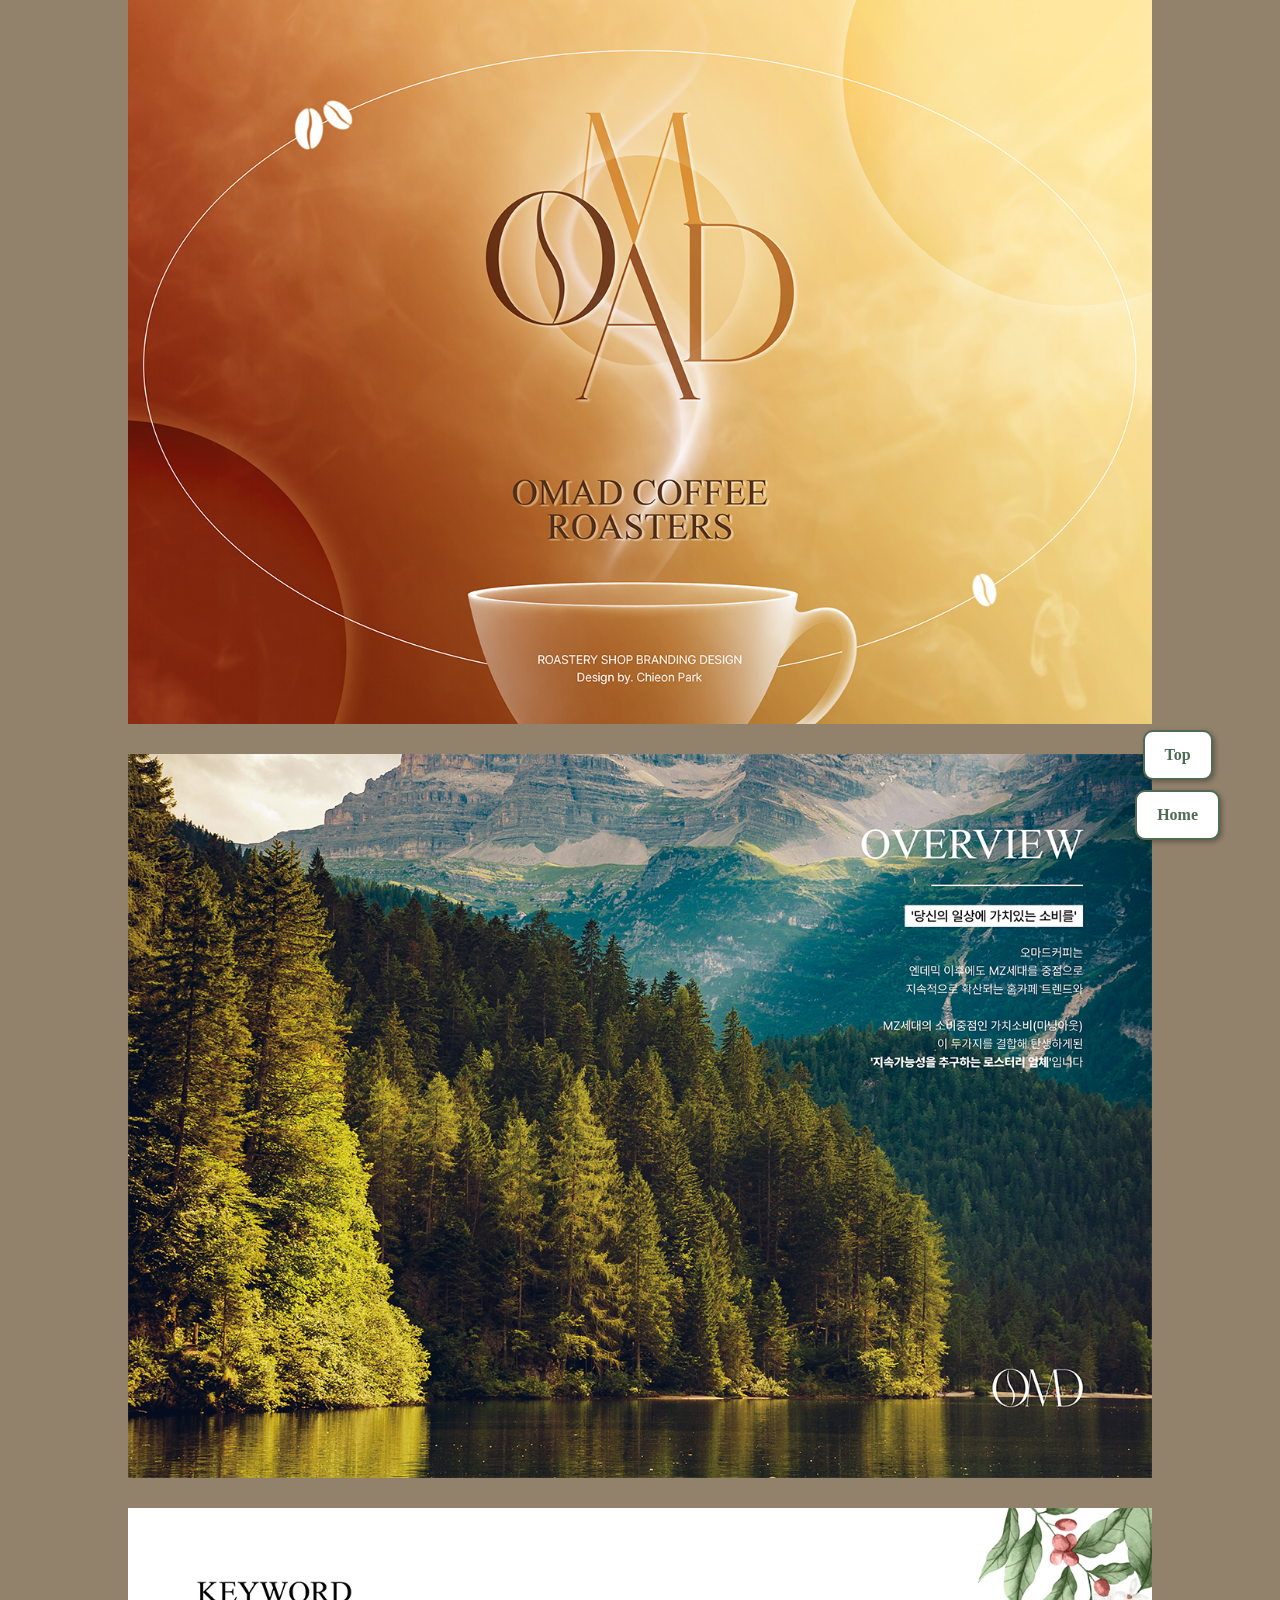
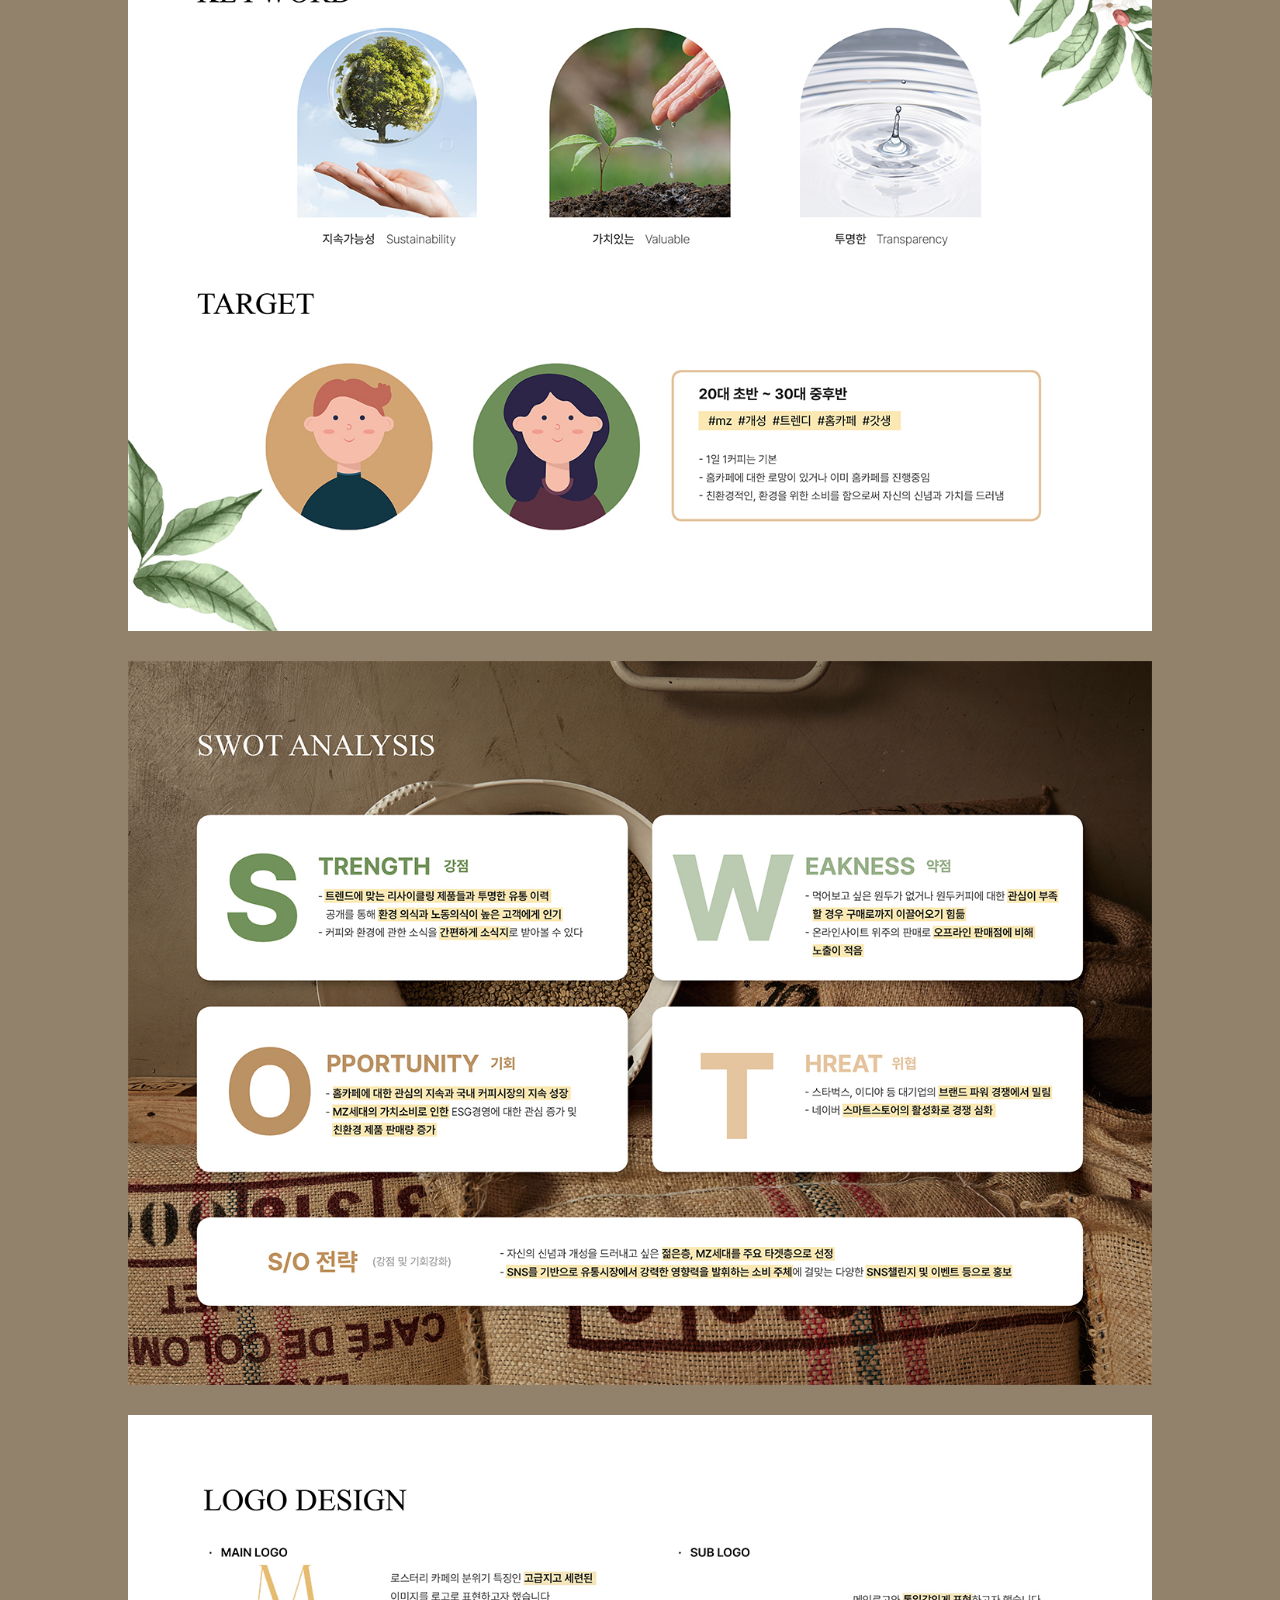
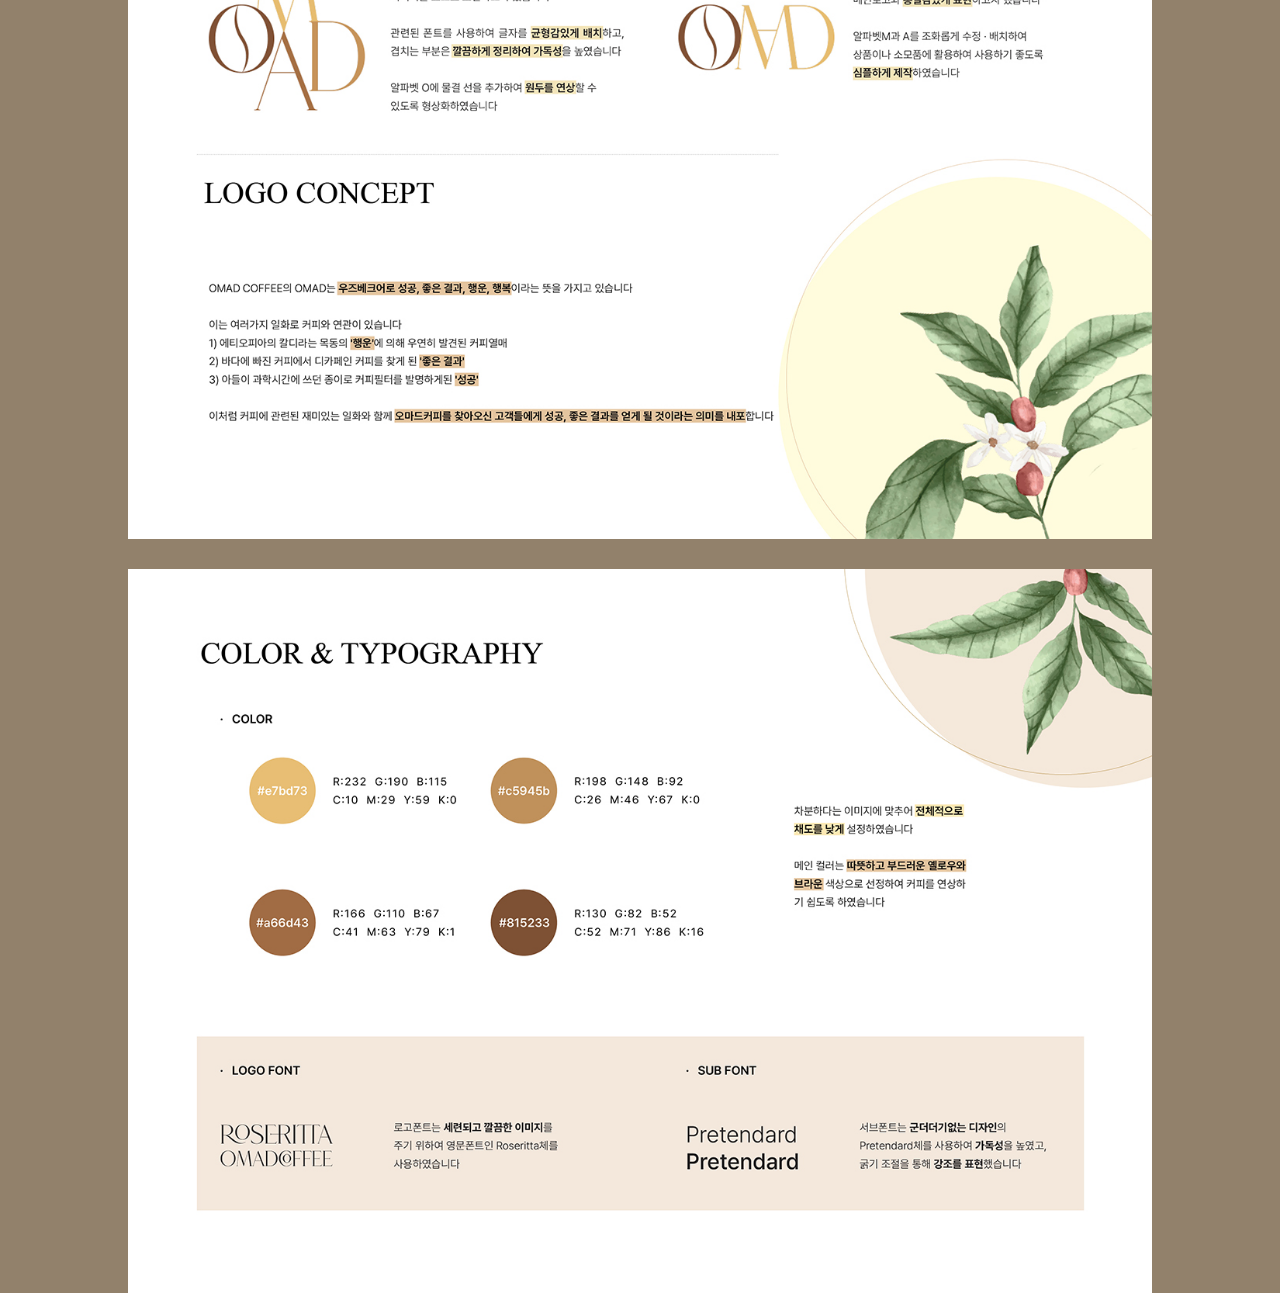
<file: guide/bi.html>
<!DOCTYPE html>
<html lang="ko">
<head>
    <meta charset="UTF-8">
    <meta http-equiv="X-UA-Compatible" content="IE=edge">
    <meta name="viewport" content="width=device-width, initial-scale=1">
    <title>Omad Coffee</title>
    <link href="https://webfontworld.github.io/pretendard/Pretendard.css" rel="stylesheet">
    <link rel="stylesheet" href="./guide.css">
</head>
<body>
    <div class="brand1">
        <!-- bi 이미지 넣기(너비 1320px) -->
        <img src="./guide_img/portfolio (1).jpg" alt="INTRO">
        <img src="./guide_img/portfolio (3).jpg" alt="OVERVIEW">
        <img src="./guide_img/portfolio (4).jpg" alt="KEWORD and TARGET">
        <img src="./guide_img/portfolio (5).jpg" alt="SWOT">
        <img src="./guide_img/portfolio (6).jpg" alt="LOGO">
        <img src="./guide_img/portfolio (7).jpg" alt="COLOR and TYPOGRAPHY">

        <!-- 버튼 -->
        <ul class="btn_1">
			<li><a href="#">Top</a></li>
			<li><a href="../index.html">Home</a></li>
		</ul>
    </div>
</body>
</html>
</file>
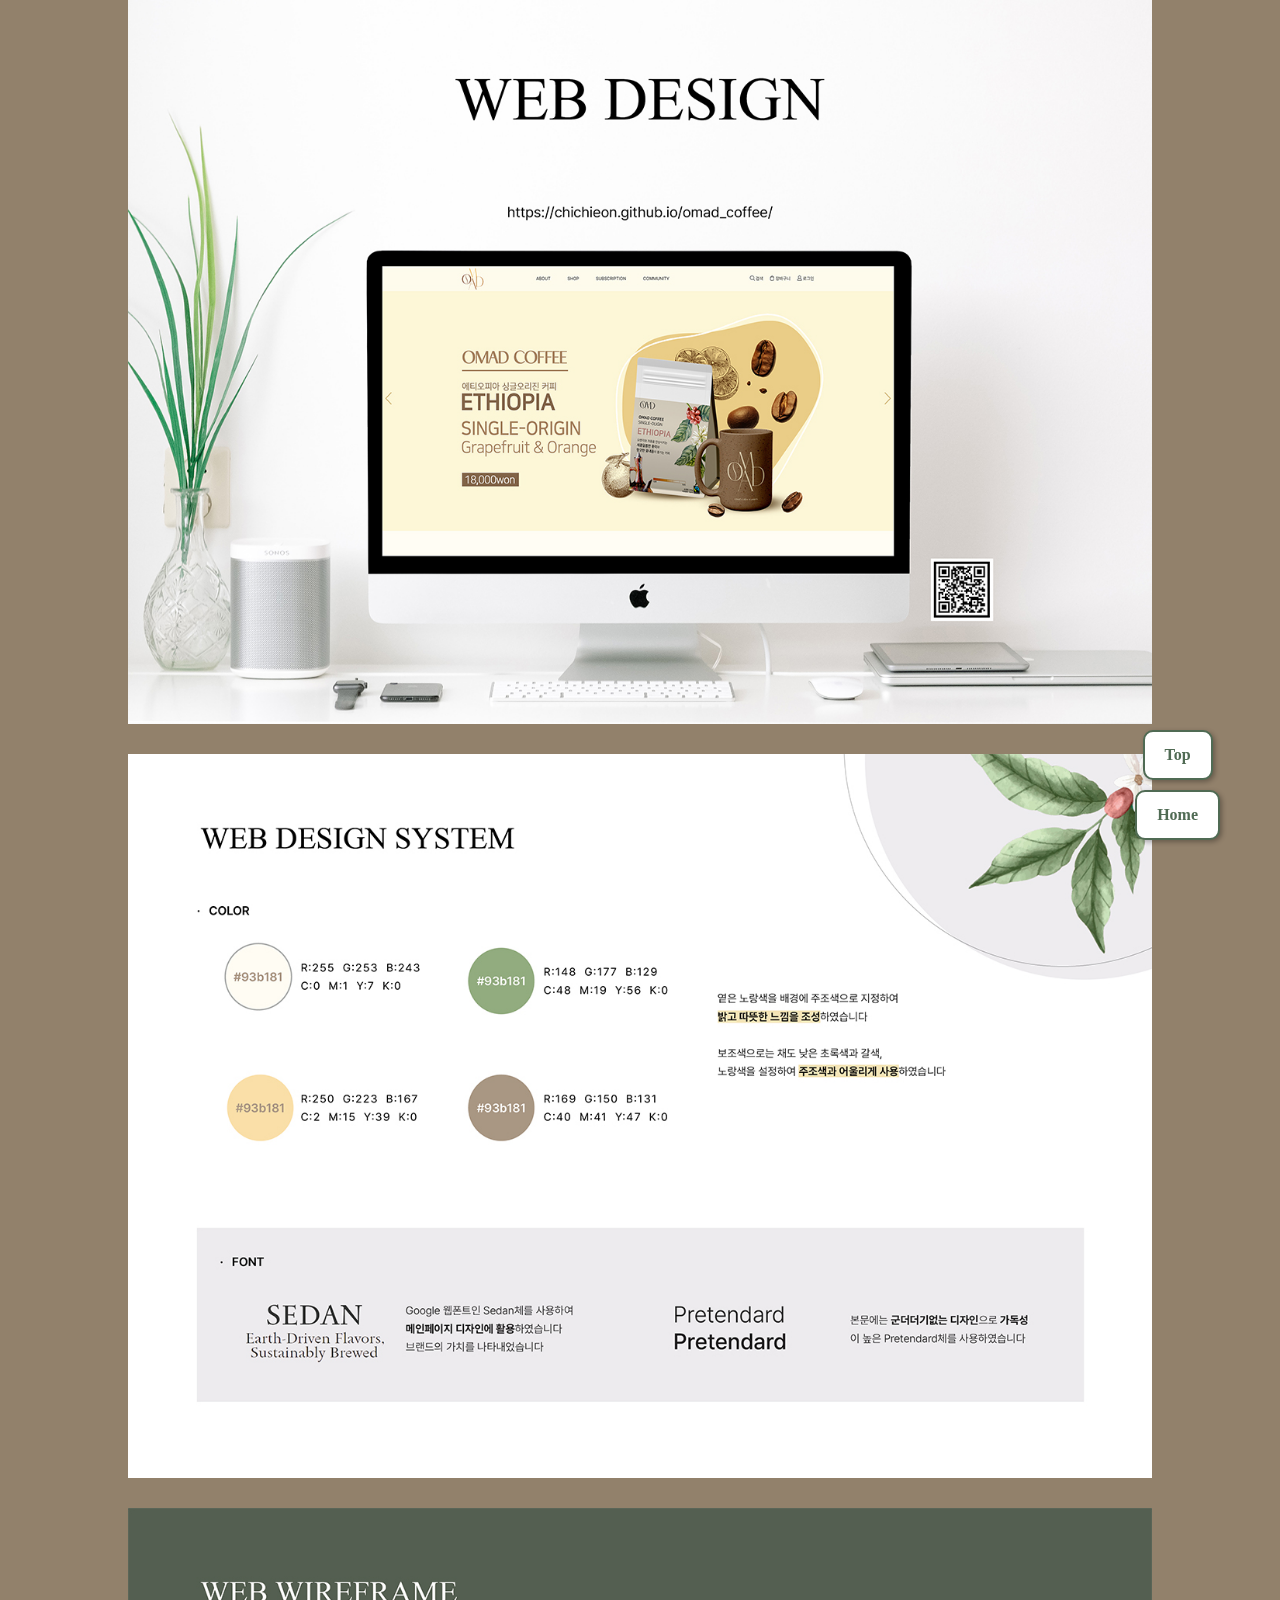
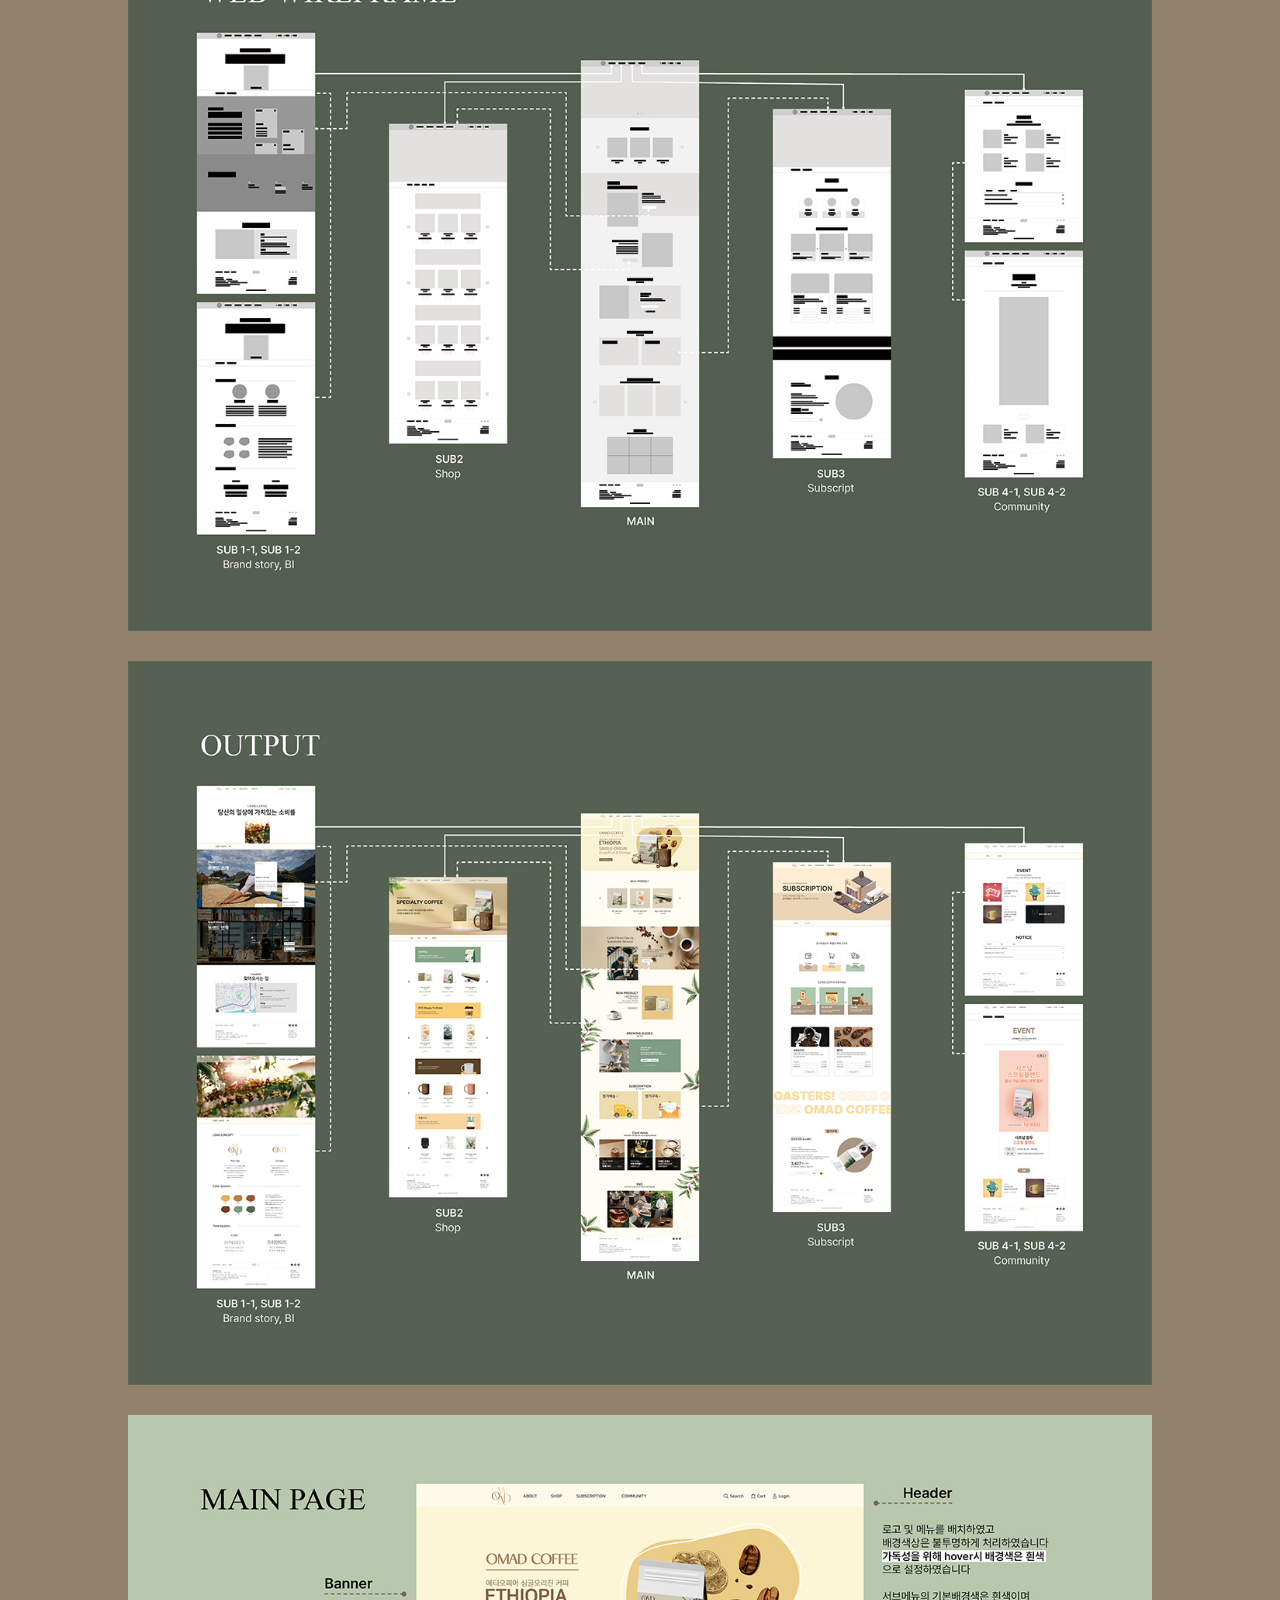
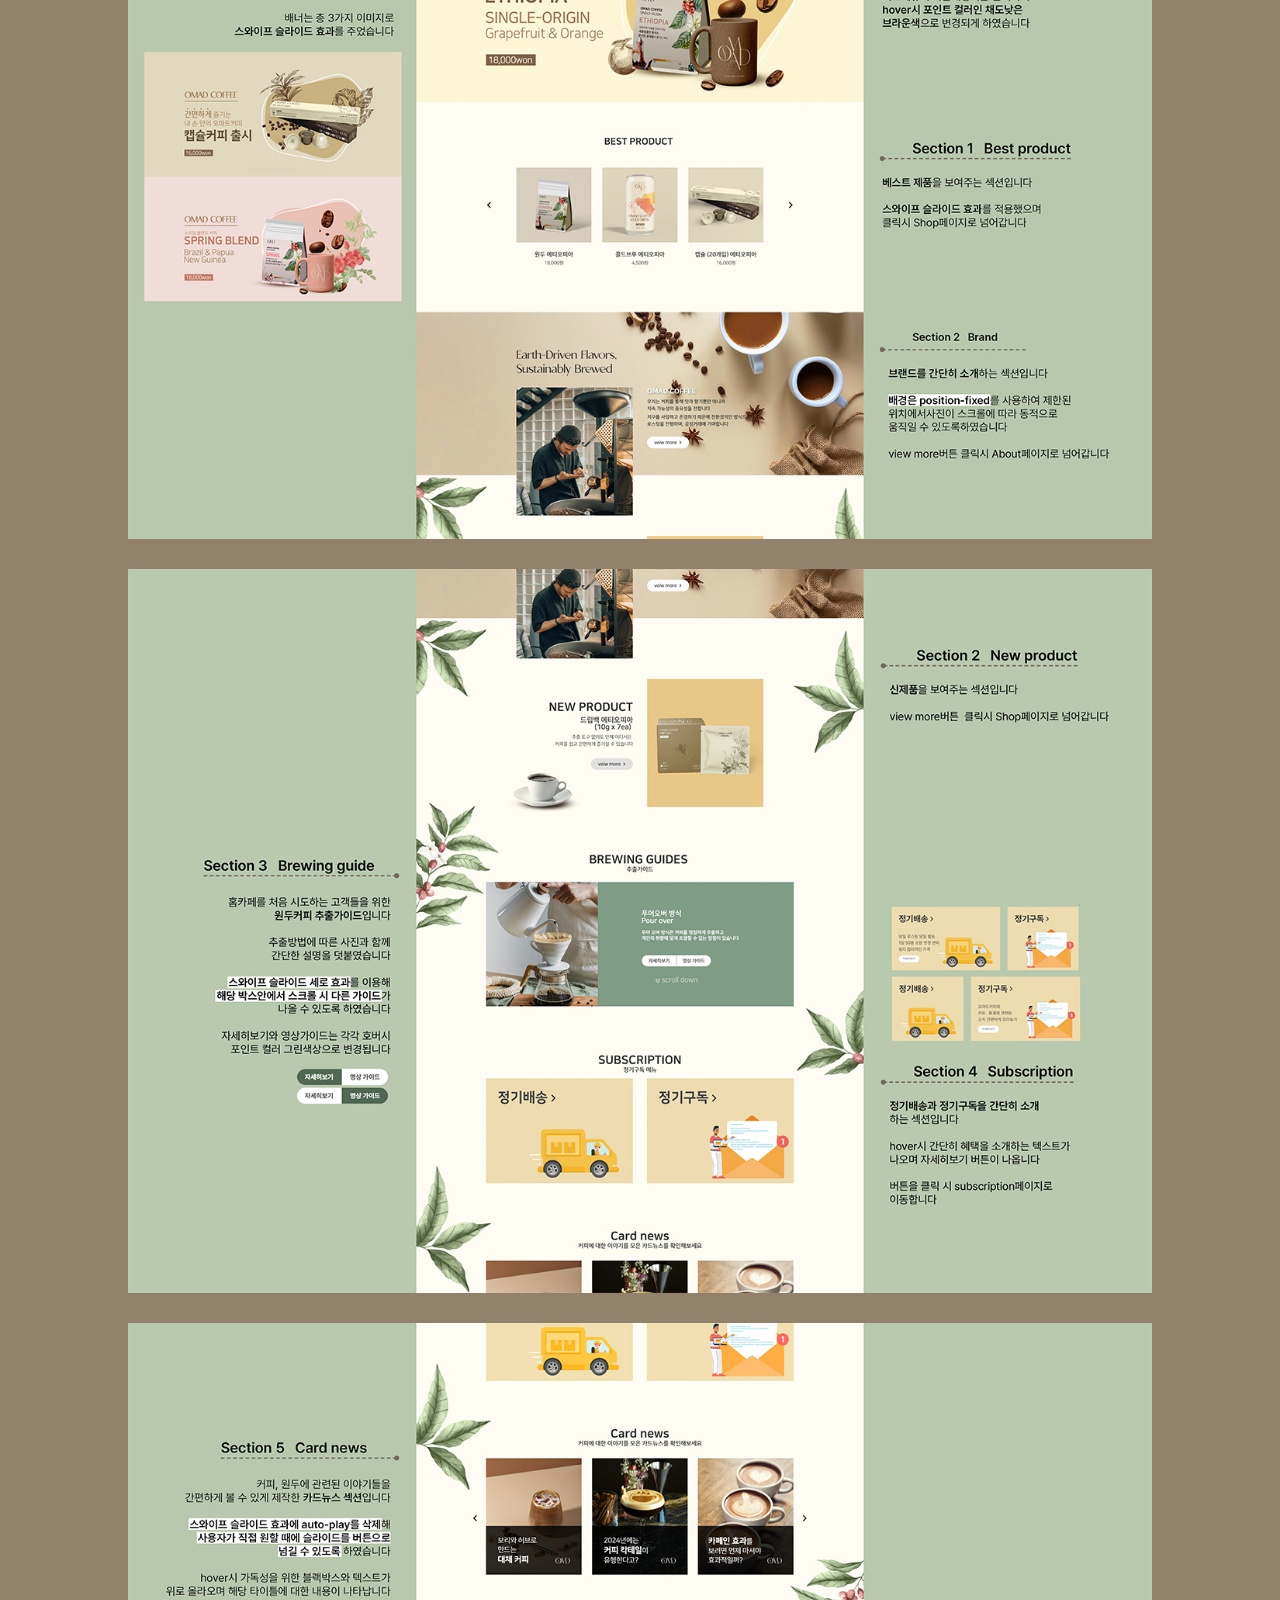
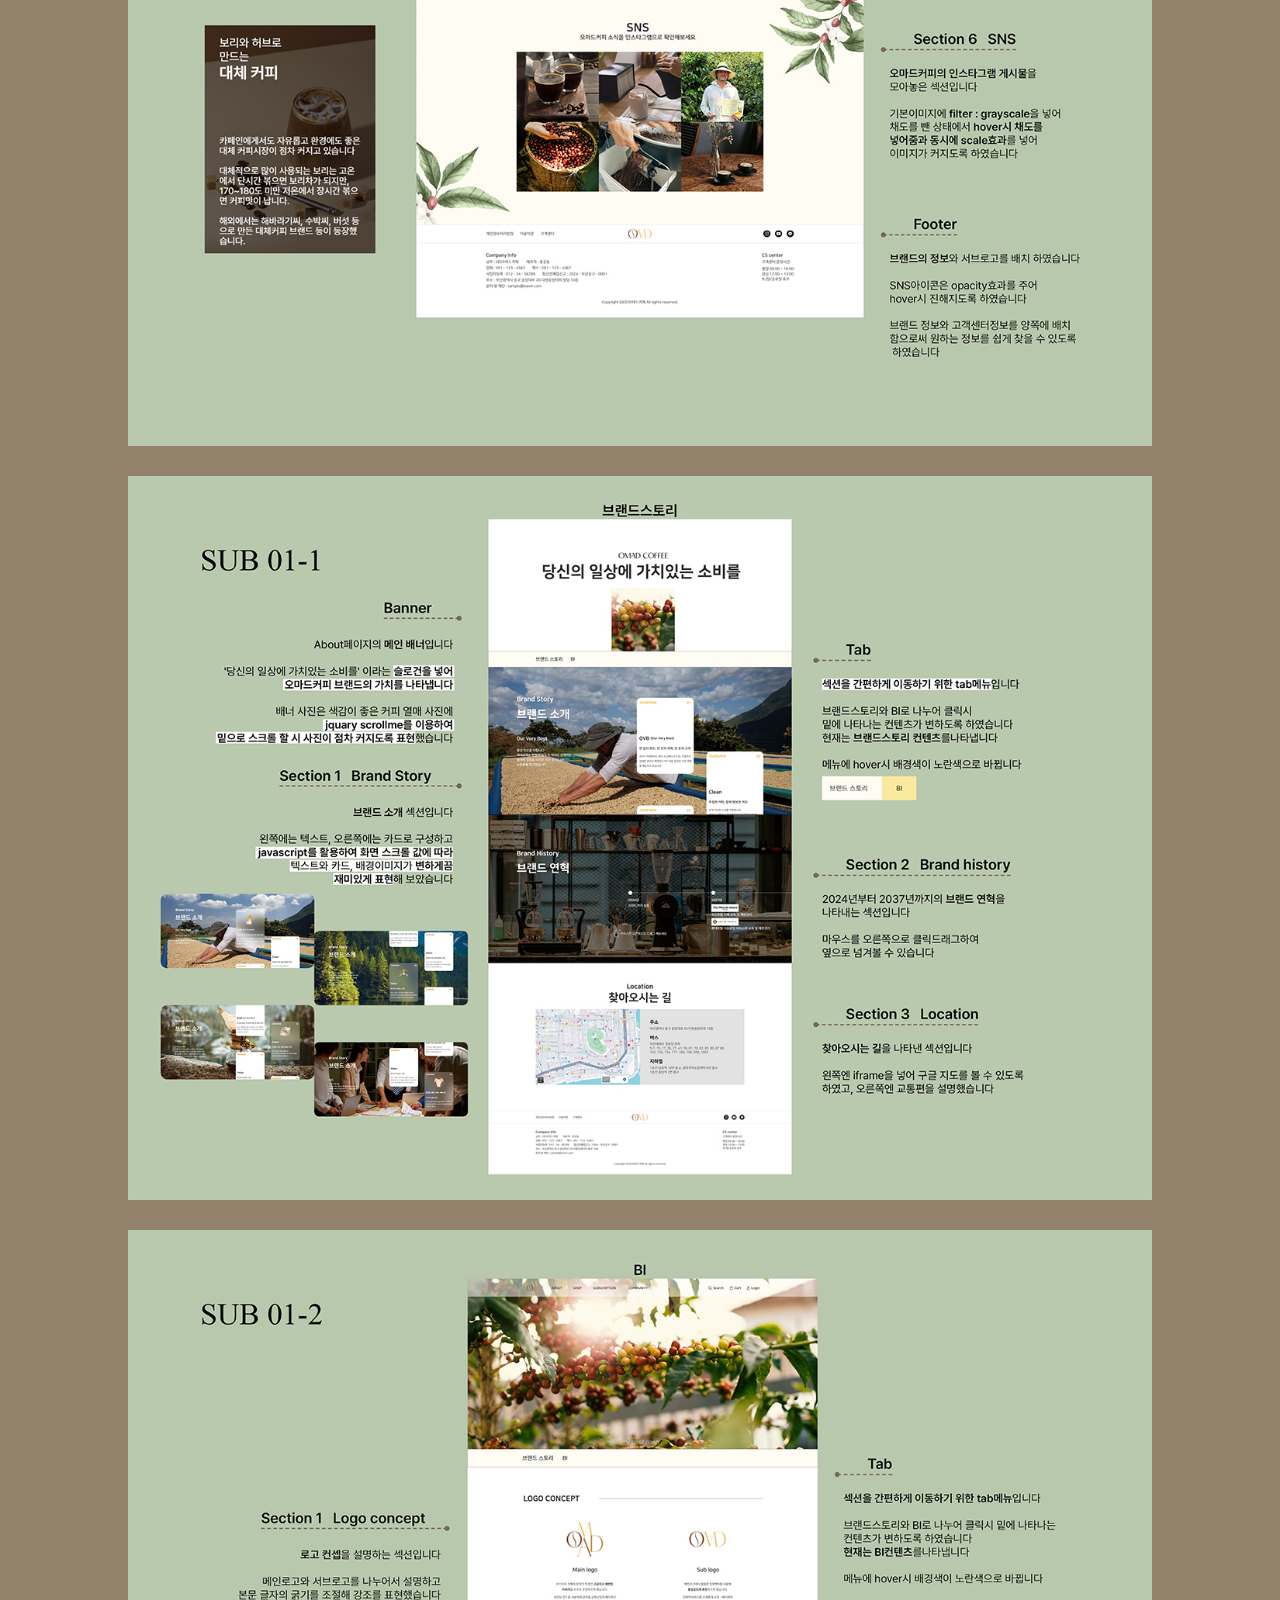
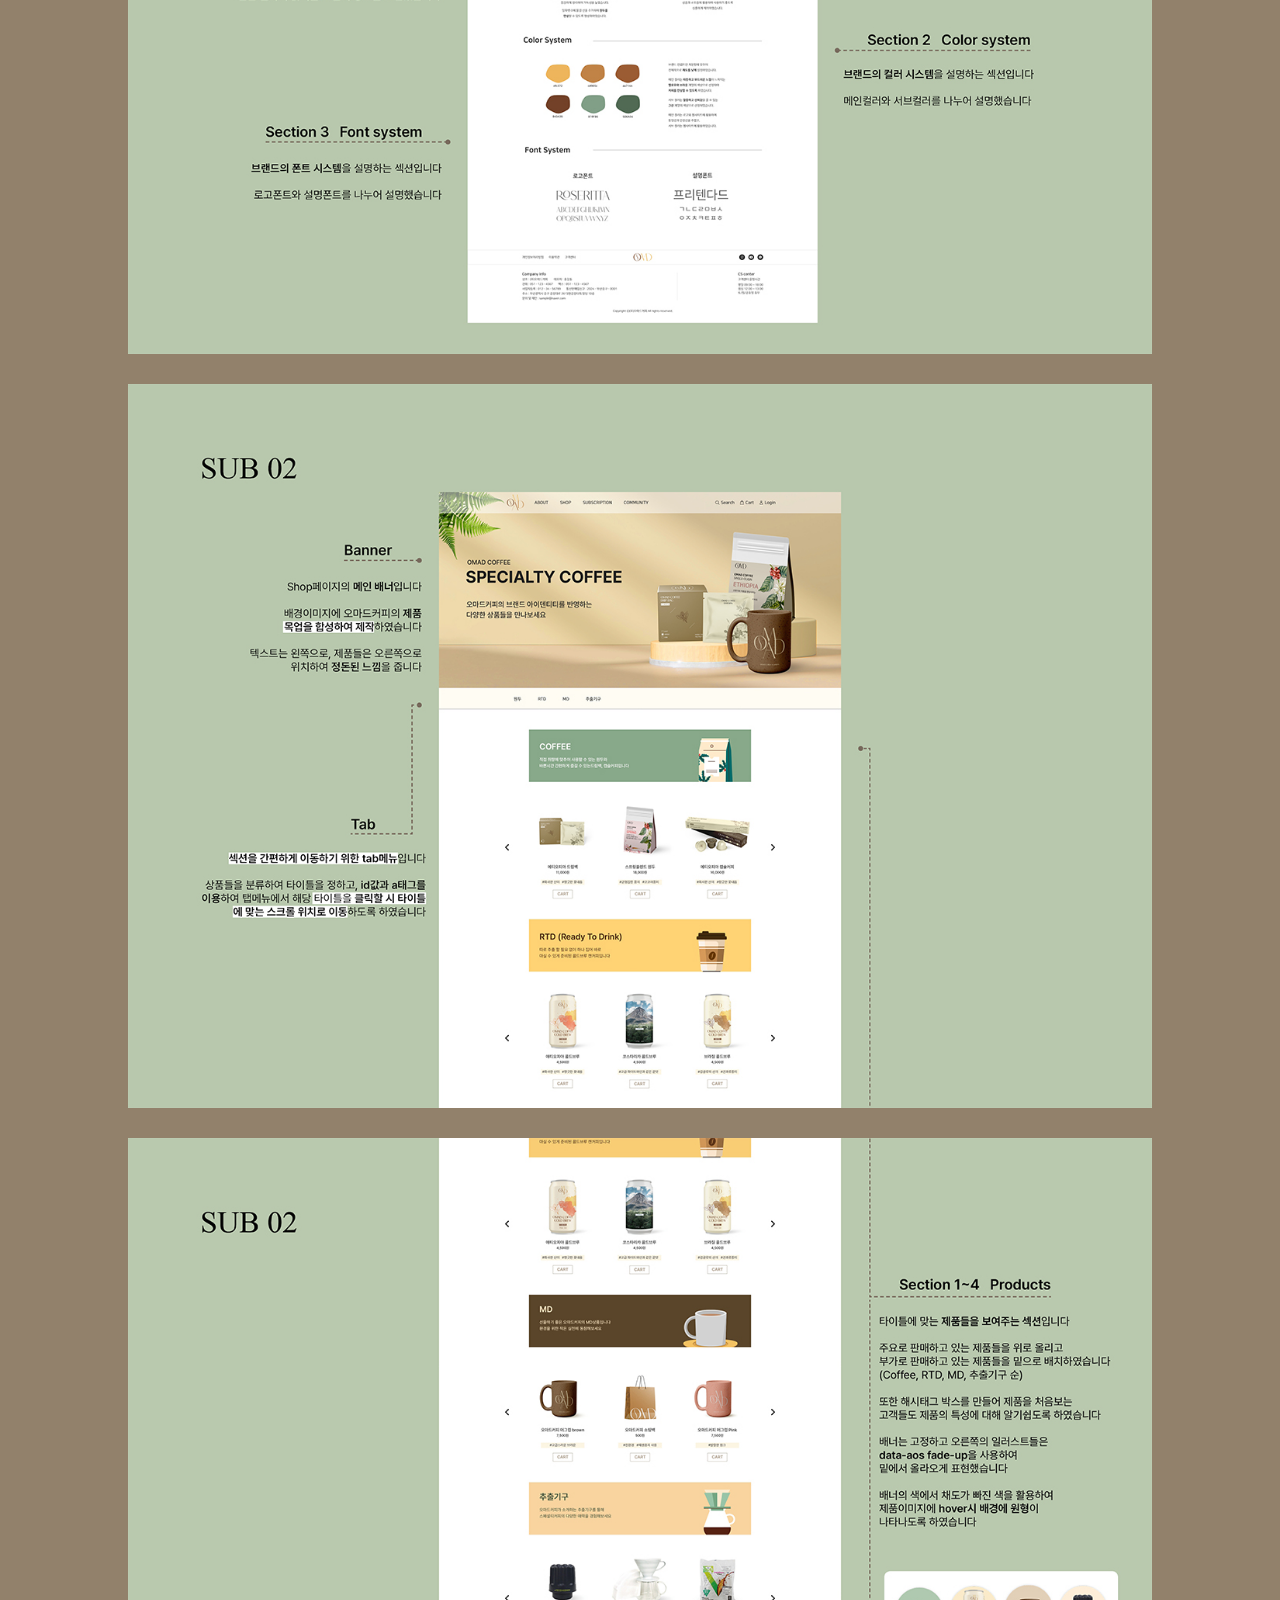
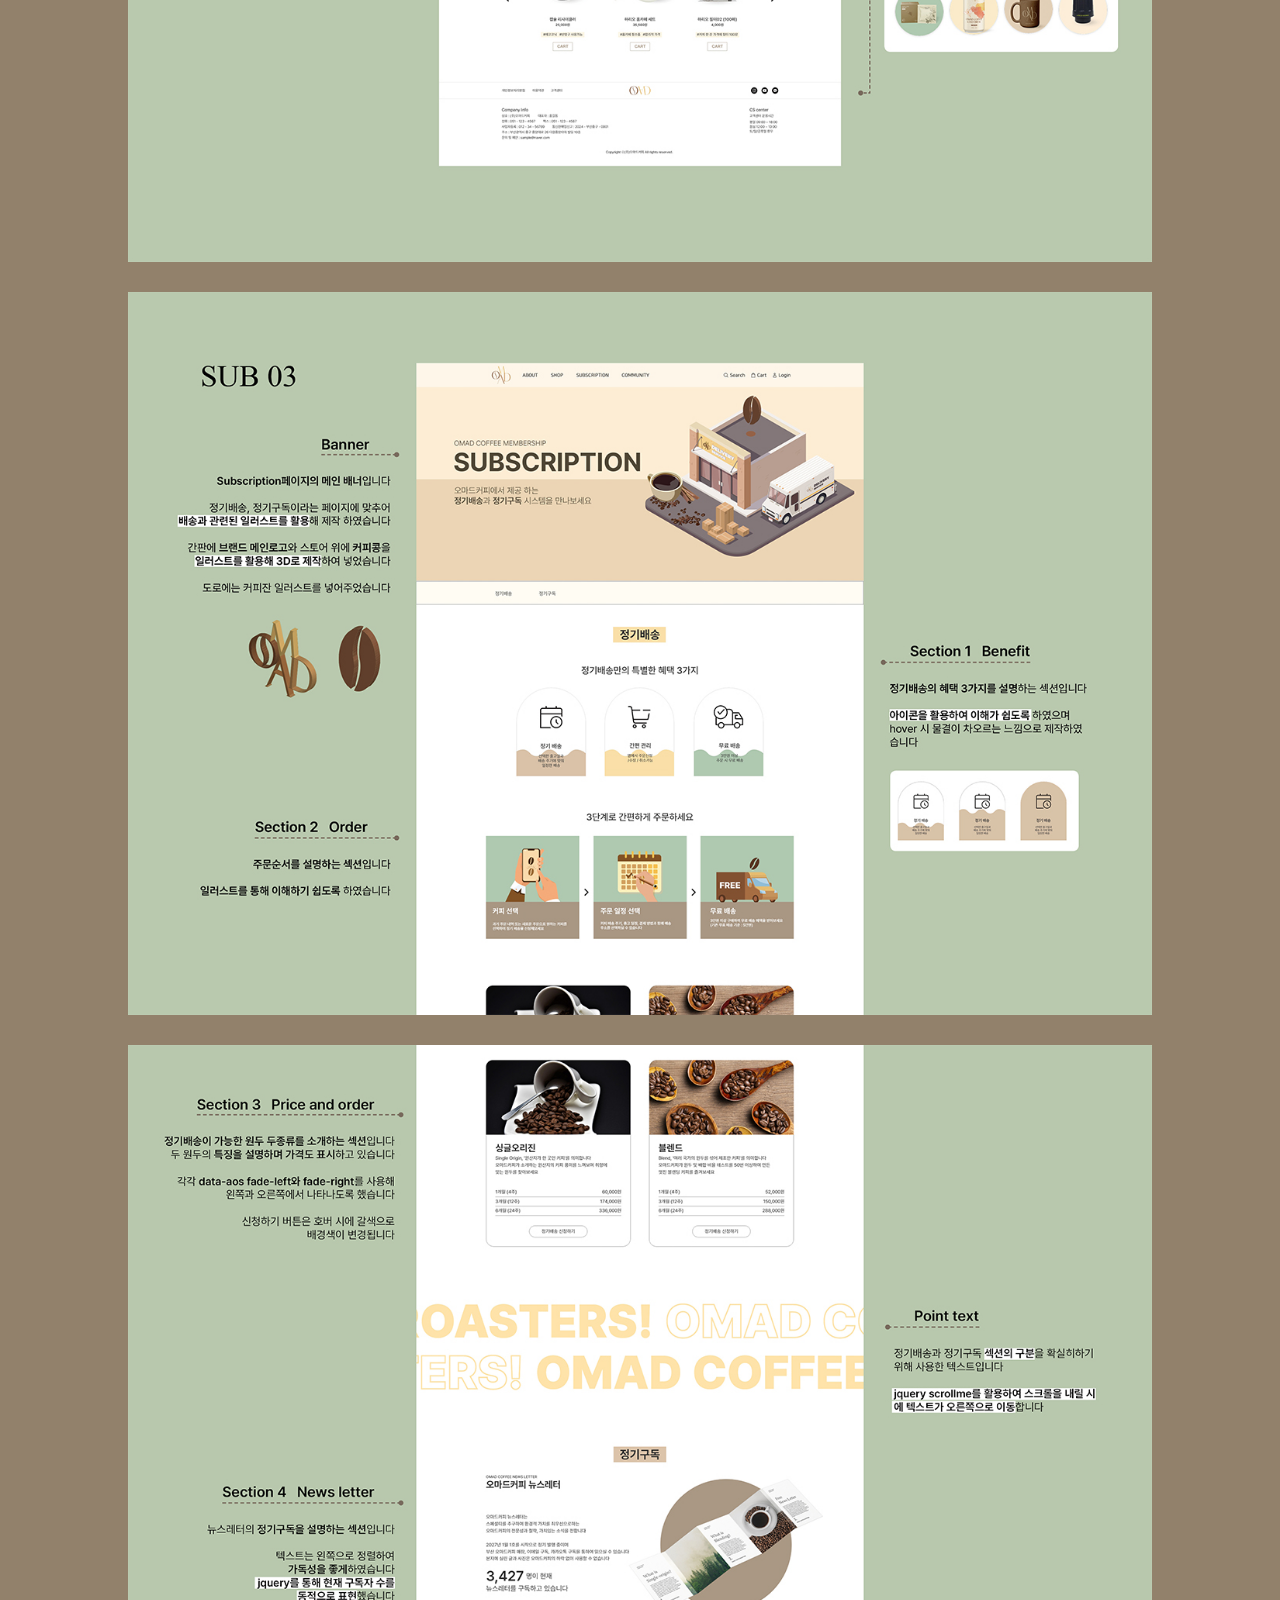
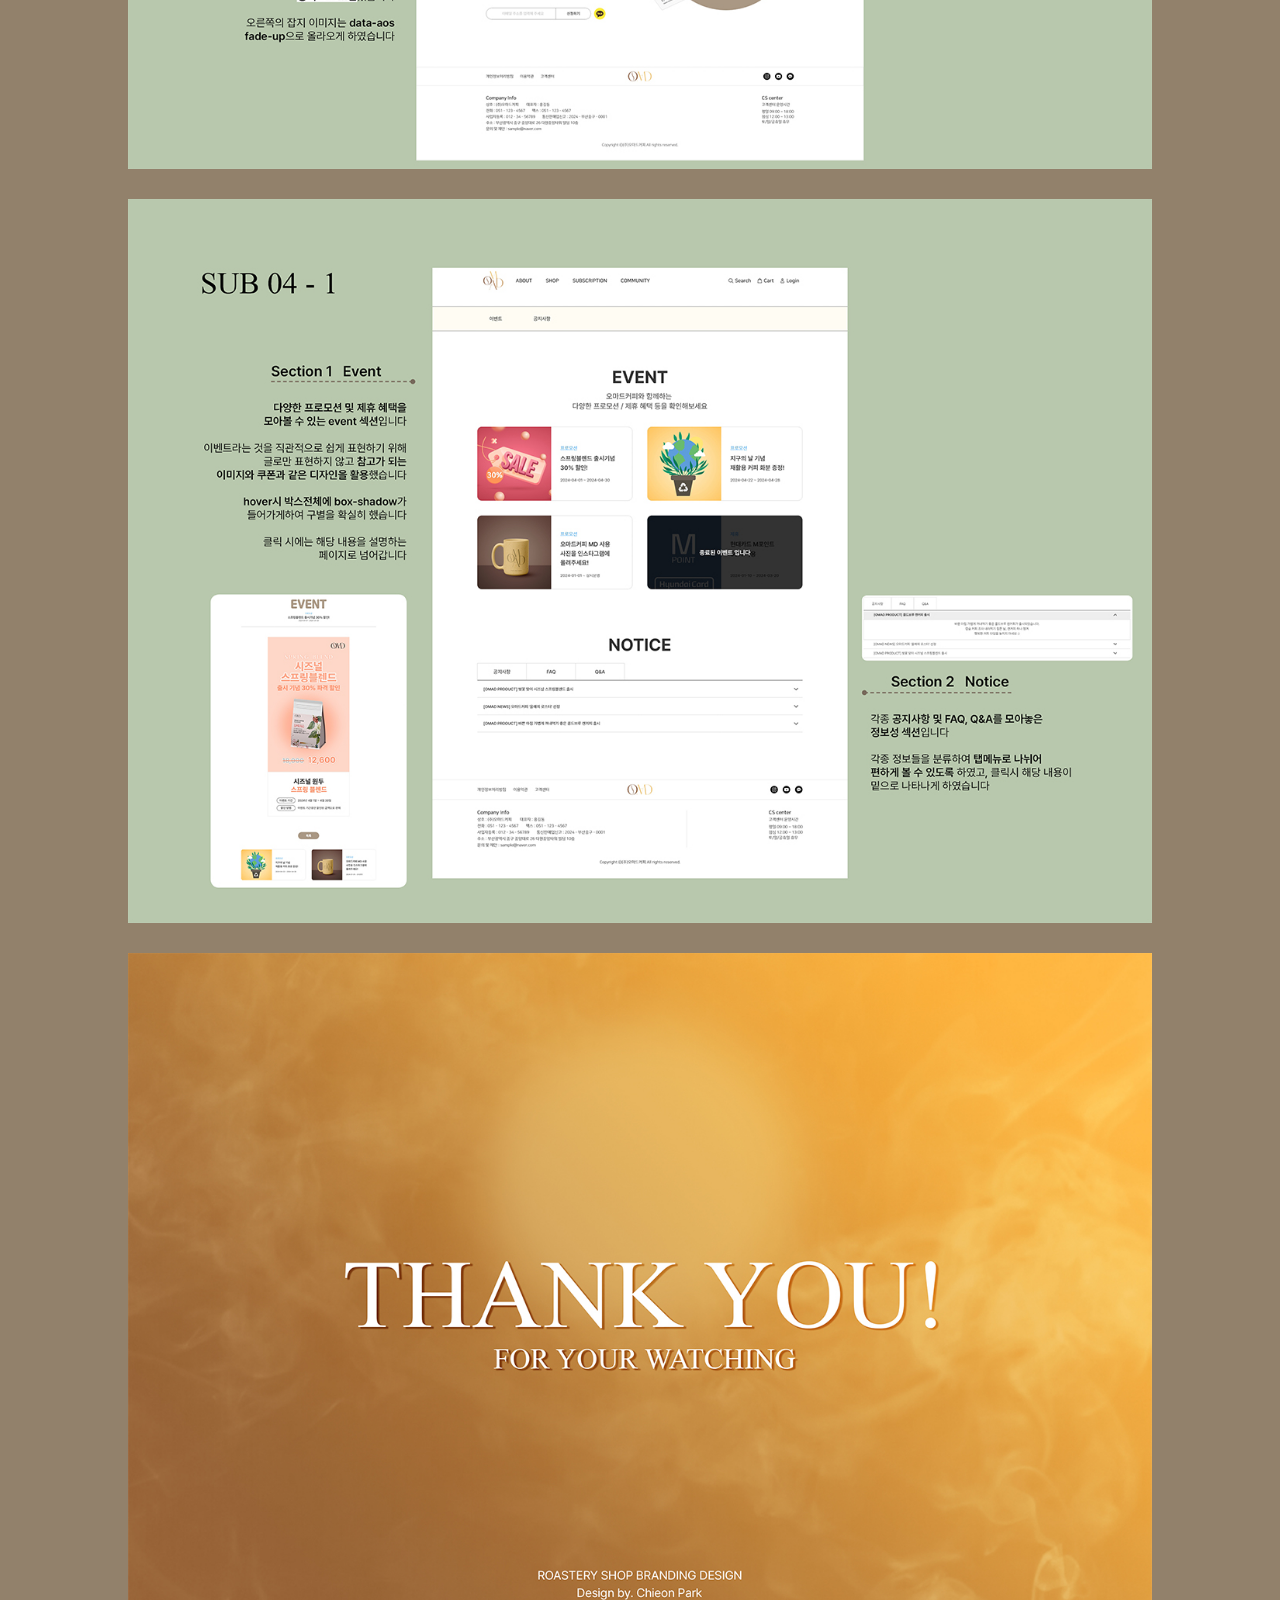
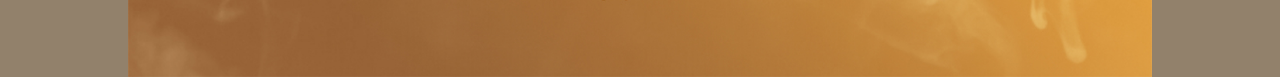
<file: guide/web.html>
<!DOCTYPE html>
<html lang="ko">
<head>
    <meta charset="UTF-8">
    <meta http-equiv="X-UA-Compatible" content="IE=edge">
    <meta name="viewport" content="width=device-width, initial-scale=1">
    <title>Omad Coffee</title>
    <link href="https://webfontworld.github.io/pretendard/Pretendard.css" rel="stylesheet">
    <link rel="stylesheet" href="./guide.css">
</head>
<body>
    <div class="brand1">
        <img src="./guide_img/portfolio (18).jpg" alt="웹디자인 인트로">
        <img src="./guide_img/portfolio (19).jpg" alt="웹디자인 컬러 및 폰트">
        <img src="./guide_img/portfolio (20).jpg" alt="웹디자인 와이어프레임">
        <img src="./guide_img/portfolio (21).jpg" alt="웹디자인 시안">
        <img src="./guide_img/portfolio (22).jpg" alt="MAIN 설명">
        <img src="./guide_img/portfolio (23).jpg" alt="MAIN 설명">
        <img src="./guide_img/portfolio (24).jpg" alt="MAIN 설명">
        <img src="./guide_img/portfolio (25).jpg" alt="SUB01 설명">
        <img src="./guide_img/portfolio (26).jpg" alt="SUB01 설명">
        <img src="./guide_img/portfolio (27).jpg" alt="SUB02 설명">
        <img src="./guide_img/portfolio (28).jpg" alt="SUB02 설명">
        <img src="./guide_img/portfolio (29).jpg" alt="SUB03 설명">
        <img src="./guide_img/portfolio (30).jpg" alt="SUB03 설명">
        <img src="./guide_img/portfolio (31).jpg" alt="SUB04 설명">
        <img src="./guide_img/portfolio (35).jpg" alt="아웃트로">

        <!-- 버튼 -->
        <ul class="btn_1">
			<li><a href="#">Top</a></li>
			<li><a href="../index.html">Home</a></li>
		</ul>
    </div>
</body>
</html>
</file>
<file: guide/guide.css>
*{margin:0; padding:0;}
a{text-decoration:none;}
body{
    font-family: 'Pretendard';
    font-size: 16px;
    line-height: 26px;
}

/* 배경색상 */
.brand1{
    background-color: #92816b;
}

/* 이미지 크기 */
img{
    width: 80%;
	max-width:1320px;
    display: block;
    margin: 0 auto 30px;
}
img:nth-last-of-type(1){
	margin: 0 auto;
}

/* 버튼 */
.btn_1 {
	list-style: none;
	position: fixed;
	bottom: 50px;
	right: 50px;
	text-align: center;
	z-index: 99;
}

.btn_1 li {
	margin: 10px;
}

.btn_1 li a {
	display: inline-block;
	padding: 10px 20px;
	border-radius: 10px;
	box-shadow: 2px 2px 5px rgba(0, 0, 0, 0.3);
	background: #fff;
	color: #506b54;
	border: 2px solid #506b54;
	font-weight: bold;
}

.btn_1 li a:hover{
	background-color: #506b54;
	color: #fff;
}
</file>
